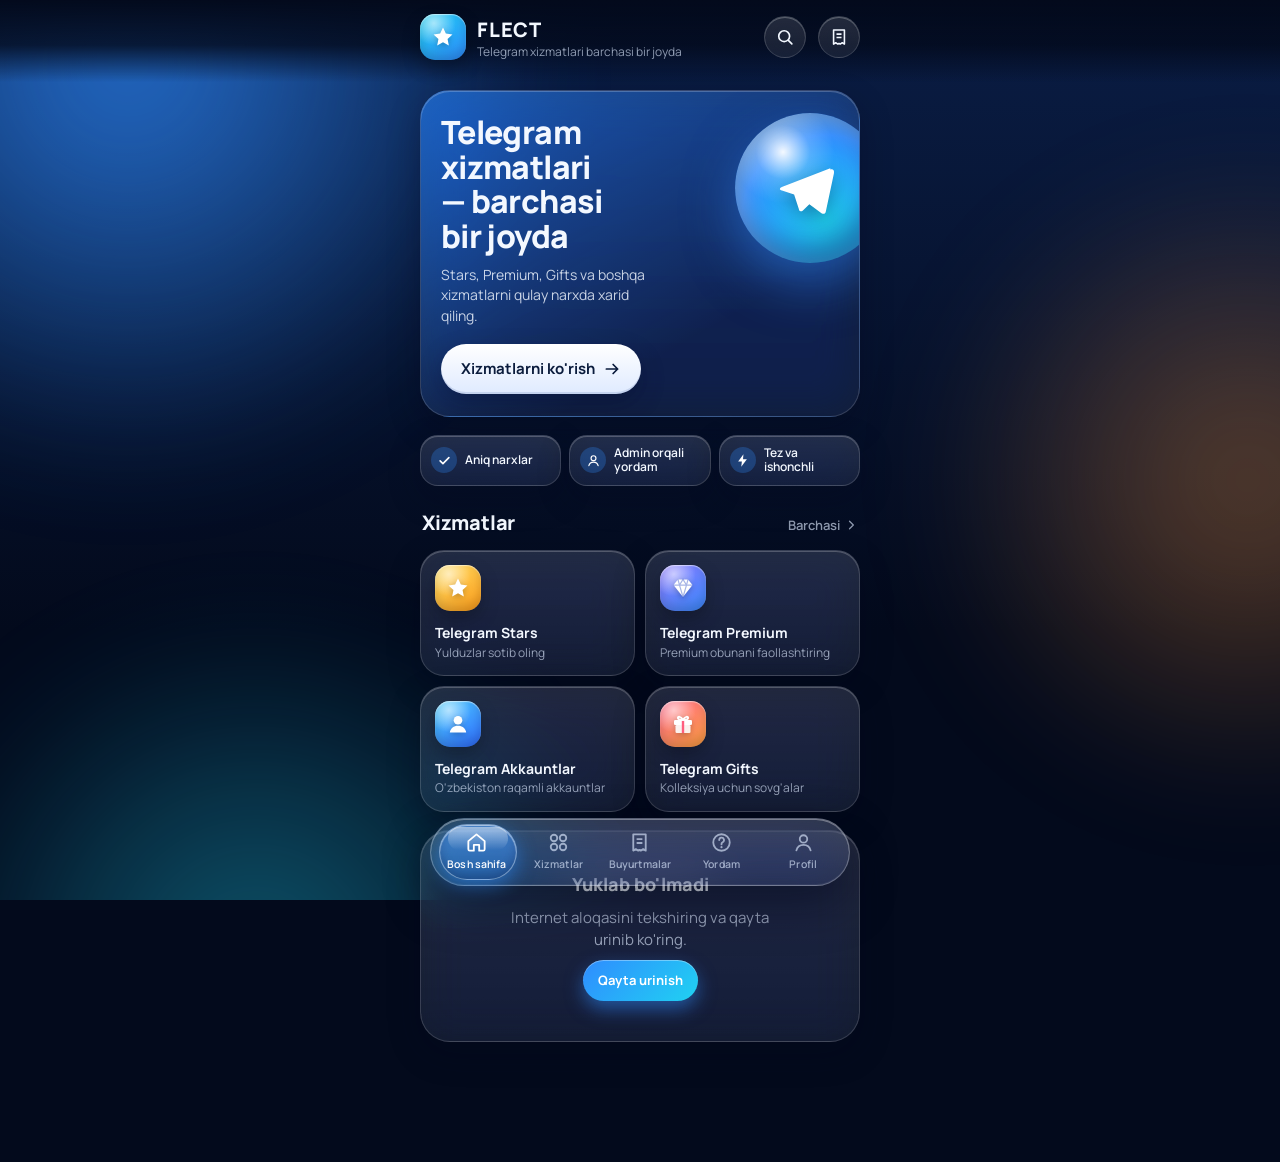
<file: index.html>
<!doctype html>
<html lang="uz">
<head>
  <meta charset="utf-8">
  <meta name="viewport" content="width=device-width, initial-scale=1, viewport-fit=cover">
  <meta name="theme-color" content="#030a1c">
  <meta name="description" content="Telegram Stars, Premium, Gifts va boshqa xizmatlar — barchasi bir joyda.">
  <title>Flect Stars</title>
  <script src="https://telegram.org/js/telegram-web-app.js"></script>
  <link rel="preconnect" href="https://fonts.googleapis.com">
  <link rel="preconnect" href="https://fonts.gstatic.com" crossorigin>
  <link rel="stylesheet" href="https://fonts.googleapis.com/css2?family=Manrope:wght@400;500;600;700;800&display=swap">
  <link rel="stylesheet" href="css/style.css?v=5">
</head>
<body>
<div class="bg" aria-hidden="true"><div class="blob b1"></div><div class="blob b2"></div><div class="blob b3"></div></div>

<svg width="0" height="0" style="position:absolute" aria-hidden="true">
  <symbol id="i-star" viewBox="0 0 24 24"><path fill="#fff" d="M12 2.6l2.85 6 6.6.82-4.88 4.55 1.28 6.53L12 17.3l-5.85 3.2 1.28-6.53L2.55 9.42l6.6-.82z"/></symbol>
  <symbol id="i-dia" viewBox="0 0 24 24"><path fill="#fff" d="M7 3.5h10l4.5 5.6L12 21 2.5 9.1z"/><path fill="none" stroke="rgba(60,90,200,.45)" stroke-width="1.2" d="M2.5 9.1h19M8.5 9.1 12 21l3.5-11.9M7 3.5l1.5 5.6L12 3.5l3.5 5.6L17 3.5"/></symbol>
  <symbol id="i-user" viewBox="0 0 24 24"><circle cx="12" cy="8.2" r="4.3" fill="#fff"/><path fill="#fff" d="M3.8 20.5c.6-4.3 4-6.8 8.2-6.8s7.6 2.5 8.2 6.8z"/></symbol>
  <symbol id="i-gift" viewBox="0 0 24 24"><rect x="3" y="8" width="18" height="5" rx="1.3" fill="#fff"/><rect x="4.5" y="13" width="15" height="8" rx="1.3" fill="#fff" opacity=".9"/><path fill="none" stroke="#ff5e7e" stroke-width="2.4" d="M12 8v13"/><path fill="none" stroke="#fff" stroke-width="2" stroke-linecap="round" d="M12 8C10 4 6.5 4.2 7 6.3 7.4 8 12 8 12 8s4.6 0 5-1.7C17.5 4.2 14 4 12 8"/></symbol>
  <symbol id="i-img" viewBox="0 0 24 24"><rect x="3" y="4" width="18" height="16" rx="3" fill="#fff"/><circle cx="8.5" cy="9" r="2" fill="#3fbfa6"/><path fill="#2f8cff" d="M3 17l5-5 4 4 3-3 6 6v.5a2.5 2.5 0 0 1-2.5 2.5h-13A2.5 2.5 0 0 1 3 19.5z"/></symbol>
  <symbol id="i-plane" viewBox="0 0 24 24"><path fill="currentColor" d="M21.4 3.6 2.9 10.7c-1.3.5-1.3 1.2-.2 1.5l4.7 1.5 1.8 5.6c.2.6.1.9.8.9.5 0 .7-.2 1-.5l2.3-2.2 4.7 3.5c.9.5 1.5.2 1.7-.8l3.1-14.6c.3-1.3-.5-1.9-1.4-1.5z"/></symbol>
  <symbol id="i-crown" viewBox="0 0 24 24"><path fill="#fff" d="M3 7l4.5 4L12 4l4.5 7L21 7l-2 12H5z"/></symbol>
  <symbol id="n-home" viewBox="0 0 24 24"><path fill="none" stroke="currentColor" stroke-width="1.9" stroke-linejoin="round" d="M3.5 10.6 12 3.5l8.5 7.1V19a1.5 1.5 0 0 1-1.5 1.5h-4.2v-6h-5.6v6H5A1.5 1.5 0 0 1 3.5 19z"/></symbol>
  <symbol id="n-grid" viewBox="0 0 24 24"><g fill="none" stroke="currentColor" stroke-width="1.9"><circle cx="7.3" cy="7.3" r="3.4"/><circle cx="16.7" cy="7.3" r="3.4"/><circle cx="7.3" cy="16.7" r="3.4"/><circle cx="16.7" cy="16.7" r="3.4"/></g></symbol>
  <symbol id="n-orders" viewBox="0 0 24 24"><path fill="none" stroke="currentColor" stroke-width="1.9" stroke-linejoin="round" d="M5.5 3.5h13v17l-2.6-1.6-2.6 1.6-1.3-.8-1.3.8-2.6-1.6-2.6 1.6zM9 8.5h6M9 12.5h6"/></symbol>
  <symbol id="n-help" viewBox="0 0 24 24"><g fill="none" stroke="currentColor" stroke-width="1.9" stroke-linecap="round"><circle cx="12" cy="12" r="8.6"/><path d="M9.6 9.4a2.5 2.5 0 1 1 3.6 2.3c-.8.4-1.2 1-1.2 1.9v.4"/></g><circle cx="12" cy="16.9" r="1.15" fill="currentColor"/></symbol>
  <symbol id="n-user" viewBox="0 0 24 24"><g fill="none" stroke="currentColor" stroke-width="1.9"><circle cx="12" cy="8.3" r="3.9"/><path stroke-linecap="round" d="M4.6 20.2c.9-3.7 3.8-5.7 7.4-5.7s6.5 2 7.4 5.7"/></g></symbol>
  <symbol id="u-search" viewBox="0 0 24 24"><g fill="none" stroke="currentColor" stroke-width="2" stroke-linecap="round"><circle cx="11" cy="11" r="6.5"/><path d="m16 16 4.2 4.2"/></g></symbol>
  <symbol id="u-bell" viewBox="0 0 24 24"><path fill="none" stroke="currentColor" stroke-width="1.9" stroke-linejoin="round" d="M6 16.5V11a6 6 0 0 1 12 0v5.5l1.5 2h-15zM10 20.5a2.2 2.2 0 0 0 4 0"/></symbol>
  <symbol id="u-back" viewBox="0 0 24 24"><path fill="none" stroke="currentColor" stroke-width="2.3" stroke-linecap="round" stroke-linejoin="round" d="M14.5 5.5 8 12l6.5 6.5"/></symbol>
  <symbol id="u-chev" viewBox="0 0 24 24"><path fill="none" stroke="currentColor" stroke-width="2.2" stroke-linecap="round" stroke-linejoin="round" d="m9.5 5.5 6.5 6.5-6.5 6.5"/></symbol>
  <symbol id="u-arrow" viewBox="0 0 24 24"><path fill="none" stroke="currentColor" stroke-width="2.3" stroke-linecap="round" stroke-linejoin="round" d="M4.5 12h15m-6-6 6 6-6 6"/></symbol>
  <symbol id="u-x" viewBox="0 0 24 24"><path fill="none" stroke="currentColor" stroke-width="2.4" stroke-linecap="round" d="m6 6 12 12M18 6 6 18"/></symbol>
  <symbol id="u-check" viewBox="0 0 24 24"><path fill="none" stroke="currentColor" stroke-width="2.6" stroke-linecap="round" stroke-linejoin="round" d="m5 12.5 4.5 4.5L19 7.5"/></symbol>
  <symbol id="u-refresh" viewBox="0 0 24 24"><path fill="none" stroke="currentColor" stroke-width="2.1" stroke-linecap="round" stroke-linejoin="round" d="M19.5 12a7.5 7.5 0 1 1-2.2-5.3M19.5 4v4.6h-4.6"/></symbol>
  <symbol id="u-shield" viewBox="0 0 24 24"><path fill="currentColor" d="M12 2.5 4.5 5.4v5.9c0 4.6 3.1 8.8 7.5 10.2 4.4-1.4 7.5-5.6 7.5-10.2V5.4z"/><path fill="none" stroke="rgba(0,30,90,.45)" stroke-width="2" stroke-linecap="round" stroke-linejoin="round" d="m8.6 12.2 2.4 2.4 4.5-4.6"/></symbol>
  <symbol id="u-bolt" viewBox="0 0 24 24"><path fill="currentColor" d="M13.5 2 5 13.5h6L10 22l9-12h-6.2z"/></symbol>
</svg>

<main class="app" id="app"></main>

<nav class="dock" aria-label="Asosiy menyu">
  <div class="track" id="track">
    <div class="orb" id="orb" aria-hidden="true"></div>
    <button class="tab" data-tab="home" aria-label="Bosh sahifa"><svg><use href="#n-home"/></svg><span>Bosh sahifa</span></button>
    <button class="tab" data-tab="services" aria-label="Xizmatlar"><svg><use href="#n-grid"/></svg><span>Xizmatlar</span></button>
    <button class="tab" data-tab="orders" aria-label="Buyurtmalar"><svg><use href="#n-orders"/></svg><span>Buyurtmalar</span></button>
    <button class="tab" data-tab="help" aria-label="Yordam"><svg><use href="#n-help"/></svg><span>Yordam</span></button>
    <button class="tab" data-tab="profile" aria-label="Profil"><svg><use href="#n-user"/></svg><span>Profil</span></button>
  </div>
</nav>

<div class="toast" id="toast" role="status"></div>

<script src="js/config.js?v=5"></script>
<script src="js/api.js?v=5"></script>
<script src="js/flect-purchase.js?v=5"></script>
<script src="js/app.js?v=5"></script>
</body>
</html>
</file>
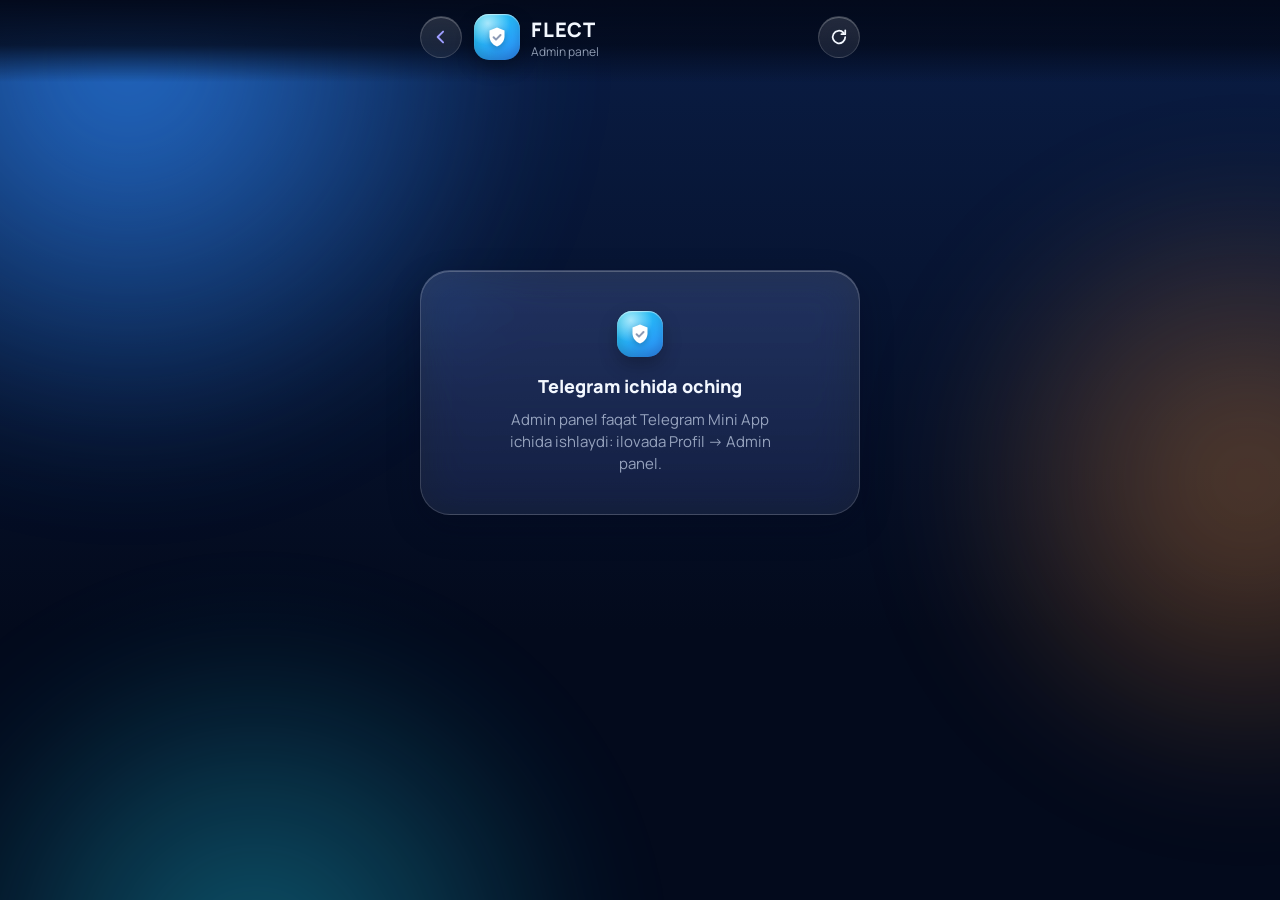
<file: admin.html>
<!doctype html>
<html lang="uz">
<head>
  <meta charset="utf-8">
  <meta name="viewport" content="width=device-width, initial-scale=1, viewport-fit=cover">
  <meta name="theme-color" content="#030a1c">
  <meta name="robots" content="noindex, nofollow">
  <title>Flect Admin</title>
  <script src="https://telegram.org/js/telegram-web-app.js"></script>
  <link rel="preconnect" href="https://fonts.googleapis.com">
  <link rel="preconnect" href="https://fonts.gstatic.com" crossorigin>
  <link rel="stylesheet" href="https://fonts.googleapis.com/css2?family=Manrope:wght@400;500;600;700;800&display=swap">
  <link rel="stylesheet" href="css/style.css?v=5">
  <link rel="stylesheet" href="css/admin.css?v=5">
</head>
<body class="admin-page">
<div class="bg" aria-hidden="true"><div class="blob b1"></div><div class="blob b2"></div><div class="blob b3"></div></div>

<svg width="0" height="0" style="position:absolute" aria-hidden="true">
  <symbol id="i-star" viewBox="0 0 24 24"><path fill="#fff" d="M12 2.6l2.85 6 6.6.82-4.88 4.55 1.28 6.53L12 17.3l-5.85 3.2 1.28-6.53L2.55 9.42l6.6-.82z"/></symbol>
  <symbol id="i-dia" viewBox="0 0 24 24"><path fill="#fff" d="M7 3.5h10l4.5 5.6L12 21 2.5 9.1z"/><path fill="none" stroke="rgba(60,90,200,.45)" stroke-width="1.2" d="M2.5 9.1h19M8.5 9.1 12 21l3.5-11.9M7 3.5l1.5 5.6L12 3.5l3.5 5.6L17 3.5"/></symbol>
  <symbol id="i-user" viewBox="0 0 24 24"><circle cx="12" cy="8.2" r="4.3" fill="#fff"/><path fill="#fff" d="M3.8 20.5c.6-4.3 4-6.8 8.2-6.8s7.6 2.5 8.2 6.8z"/></symbol>
  <symbol id="i-gift" viewBox="0 0 24 24"><rect x="3" y="8" width="18" height="5" rx="1.3" fill="#fff"/><rect x="4.5" y="13" width="15" height="8" rx="1.3" fill="#fff" opacity=".9"/><path fill="none" stroke="#ff5e7e" stroke-width="2.4" d="M12 8v13"/><path fill="none" stroke="#fff" stroke-width="2" stroke-linecap="round" d="M12 8C10 4 6.5 4.2 7 6.3 7.4 8 12 8 12 8s4.6 0 5-1.7C17.5 4.2 14 4 12 8"/></symbol>
  <symbol id="i-img" viewBox="0 0 24 24"><rect x="3" y="4" width="18" height="16" rx="3" fill="#fff"/><circle cx="8.5" cy="9" r="2" fill="#3fbfa6"/><path fill="#2f8cff" d="M3 17l5-5 4 4 3-3 6 6v.5a2.5 2.5 0 0 1-2.5 2.5h-13A2.5 2.5 0 0 1 3 19.5z"/></symbol>
  <symbol id="i-plane" viewBox="0 0 24 24"><path fill="currentColor" d="M21.4 3.6 2.9 10.7c-1.3.5-1.3 1.2-.2 1.5l4.7 1.5 1.8 5.6c.2.6.1.9.8.9.5 0 .7-.2 1-.5l2.3-2.2 4.7 3.5c.9.5 1.5.2 1.7-.8l3.1-14.6c.3-1.3-.5-1.9-1.4-1.5z"/></symbol>
  <symbol id="i-crown" viewBox="0 0 24 24"><path fill="#fff" d="M3 7l4.5 4L12 4l4.5 7L21 7l-2 12H5z"/></symbol>
  <symbol id="n-home" viewBox="0 0 24 24"><path fill="none" stroke="currentColor" stroke-width="1.9" stroke-linejoin="round" d="M3.5 10.6 12 3.5l8.5 7.1V19a1.5 1.5 0 0 1-1.5 1.5h-4.2v-6h-5.6v6H5A1.5 1.5 0 0 1 3.5 19z"/></symbol>
  <symbol id="n-grid" viewBox="0 0 24 24"><g fill="none" stroke="currentColor" stroke-width="1.9"><circle cx="7.3" cy="7.3" r="3.4"/><circle cx="16.7" cy="7.3" r="3.4"/><circle cx="7.3" cy="16.7" r="3.4"/><circle cx="16.7" cy="16.7" r="3.4"/></g></symbol>
  <symbol id="n-orders" viewBox="0 0 24 24"><path fill="none" stroke="currentColor" stroke-width="1.9" stroke-linejoin="round" d="M5.5 3.5h13v17l-2.6-1.6-2.6 1.6-1.3-.8-1.3.8-2.6-1.6-2.6 1.6zM9 8.5h6M9 12.5h6"/></symbol>
  <symbol id="n-help" viewBox="0 0 24 24"><g fill="none" stroke="currentColor" stroke-width="1.9" stroke-linecap="round"><circle cx="12" cy="12" r="8.6"/><path d="M9.6 9.4a2.5 2.5 0 1 1 3.6 2.3c-.8.4-1.2 1-1.2 1.9v.4"/></g><circle cx="12" cy="16.9" r="1.15" fill="currentColor"/></symbol>
  <symbol id="n-user" viewBox="0 0 24 24"><g fill="none" stroke="currentColor" stroke-width="1.9"><circle cx="12" cy="8.3" r="3.9"/><path stroke-linecap="round" d="M4.6 20.2c.9-3.7 3.8-5.7 7.4-5.7s6.5 2 7.4 5.7"/></g></symbol>
  <symbol id="u-search" viewBox="0 0 24 24"><g fill="none" stroke="currentColor" stroke-width="2" stroke-linecap="round"><circle cx="11" cy="11" r="6.5"/><path d="m16 16 4.2 4.2"/></g></symbol>
  <symbol id="u-bell" viewBox="0 0 24 24"><path fill="none" stroke="currentColor" stroke-width="1.9" stroke-linejoin="round" d="M6 16.5V11a6 6 0 0 1 12 0v5.5l1.5 2h-15zM10 20.5a2.2 2.2 0 0 0 4 0"/></symbol>
  <symbol id="u-back" viewBox="0 0 24 24"><path fill="none" stroke="currentColor" stroke-width="2.3" stroke-linecap="round" stroke-linejoin="round" d="M14.5 5.5 8 12l6.5 6.5"/></symbol>
  <symbol id="u-chev" viewBox="0 0 24 24"><path fill="none" stroke="currentColor" stroke-width="2.2" stroke-linecap="round" stroke-linejoin="round" d="m9.5 5.5 6.5 6.5-6.5 6.5"/></symbol>
  <symbol id="u-arrow" viewBox="0 0 24 24"><path fill="none" stroke="currentColor" stroke-width="2.3" stroke-linecap="round" stroke-linejoin="round" d="M4.5 12h15m-6-6 6 6-6 6"/></symbol>
  <symbol id="u-x" viewBox="0 0 24 24"><path fill="none" stroke="currentColor" stroke-width="2.4" stroke-linecap="round" d="m6 6 12 12M18 6 6 18"/></symbol>
  <symbol id="u-check" viewBox="0 0 24 24"><path fill="none" stroke="currentColor" stroke-width="2.6" stroke-linecap="round" stroke-linejoin="round" d="m5 12.5 4.5 4.5L19 7.5"/></symbol>
  <symbol id="u-refresh" viewBox="0 0 24 24"><path fill="none" stroke="currentColor" stroke-width="2.1" stroke-linecap="round" stroke-linejoin="round" d="M19.5 12a7.5 7.5 0 1 1-2.2-5.3M19.5 4v4.6h-4.6"/></symbol>
  <symbol id="u-shield" viewBox="0 0 24 24"><path fill="currentColor" d="M12 2.5 4.5 5.4v5.9c0 4.6 3.1 8.8 7.5 10.2 4.4-1.4 7.5-5.6 7.5-10.2V5.4z"/><path fill="none" stroke="rgba(0,30,90,.45)" stroke-width="2" stroke-linecap="round" stroke-linejoin="round" d="m8.6 12.2 2.4 2.4 4.5-4.6"/></symbol>
  <symbol id="u-bolt" viewBox="0 0 24 24"><path fill="currentColor" d="M13.5 2 5 13.5h6L10 22l9-12h-6.2z"/></symbol>
</svg>

<main class="app adm" id="adm" aria-live="polite"></main>
<div class="toast" id="toast" role="status"></div>

<script src="js/config.js?v=5"></script>
<script src="js/api.js?v=5"></script>
<script src="js/admin.js?v=5"></script>
</body>
</html>
</file>
<file: css/style.css>
/* FLECT STARS — Liquid Glass dizayn */
html{-webkit-text-size-adjust:100%}
body{margin:0}
img{max-width:100%}
[hidden]{display:none!important}

/* Layout: bitta ustunli Telegram Mini App — sticky sarlavha, sahifa kontenti, pastda suzuvchi liquid glass dock (surib o'tiladigan linza) */
:root{
  /* Xavfsiz hudud: telefon (env) yoki Telegram full ekran (--tg-*) — qaysi biri katta bo'lsa */
  --safe-top:max(env(safe-area-inset-top,0px),calc(var(--tg-safe-area-inset-top,0px) + var(--tg-content-safe-area-inset-top,0px)));
  --safe-bottom:max(env(safe-area-inset-bottom,0px),calc(var(--tg-safe-area-inset-bottom,0px) + var(--tg-content-safe-area-inset-bottom,0px)));
  color-scheme:dark;
  --bg0:#030a1c; --bg1:#0a1d45; --bg2:#14306b;
  --text:#f3f8ff; --muted:rgba(222,234,255,.64); --faint:rgba(222,234,255,.42);
  --line:rgba(255,255,255,.15); --line2:rgba(255,255,255,.28);
  --glass:rgba(255,255,255,.075); --glass2:rgba(255,255,255,.13);
  --a1:#2f8cff; --a2:#20d2f2; --glow:rgba(47,140,255,.5); --tint:rgba(47,140,255,.28);
  --cta1:#ff9a3c; --cta2:#ff5d5d; --pop:#8a6bff; --ok:#30d48d;
  --font:-apple-system,BlinkMacSystemFont,"SF Pro Display","Manrope","Segoe UI",system-ui,sans-serif;
  --r-xl:30px; --r-lg:24px; --r-md:18px; --r-sm:13px;
  --spring:cubic-bezier(.2,.9,.25,1.2);
}
:root[data-accent="emerald"]{--a1:#13c08a;--a2:#3ee6c4;--glow:rgba(19,192,138,.5);--tint:rgba(19,192,138,.28);--bg1:#06241f;--bg2:#0c3d36}
:root[data-accent="sunset"]{--a1:#ff7a2f;--a2:#ffb547;--glow:rgba(255,122,47,.5);--tint:rgba(255,122,47,.28);--bg1:#2a1209;--bg2:#4a2310}
:root[data-accent="purple"]{--a1:#7b5cff;--a2:#c06bff;--glow:rgba(123,92,255,.5);--tint:rgba(123,92,255,.3);--bg1:#170e3d;--bg2:#2c1a66}
:root[data-accent="rose"]{--a1:#ff4f8b;--a2:#ff8fb8;--glow:rgba(255,79,139,.5);--tint:rgba(255,79,139,.28);--bg1:#2c0b1e;--bg2:#4d1636}

*{box-sizing:border-box;-webkit-tap-highlight-color:transparent}
html,body{min-height:100%}
body{background:var(--bg0);color:var(--text);font:15px/1.45 var(--font);-webkit-font-smoothing:antialiased;overflow-x:hidden;
  padding-left:max(16px,env(safe-area-inset-left,0px));padding-right:max(16px,env(safe-area-inset-right,0px));padding-block:var(--safe-top) 0}
body::before{content:"";position:fixed;inset:0 0 auto;height:var(--safe-top);z-index:30;background:var(--bg0);pointer-events:none}
button,input{font:inherit;color:inherit}
button{cursor:pointer}
:focus-visible{outline:2px solid var(--a2);outline-offset:3px}

/* Fon — sekin suzuvchi rang dog'lari */
.bg{position:fixed;inset:0;z-index:-1;overflow:hidden;background:linear-gradient(180deg,var(--bg1),var(--bg0) 70%);transition:background .6s}
.blob{position:absolute;border-radius:50%;filter:blur(60px);opacity:.75;will-change:transform}
.b1{width:70vmax;height:70vmax;left:-25vmax;top:-30vmax;background:radial-gradient(circle,var(--a1),transparent 65%);animation:drift1 22s ease-in-out infinite alternate}
.b2{width:55vmax;height:55vmax;right:-25vmax;top:10vmax;background:radial-gradient(circle,var(--cta1),transparent 65%);opacity:.35;animation:drift2 26s ease-in-out infinite alternate}
.b3{width:60vmax;height:60vmax;left:-10vmax;bottom:-35vmax;background:radial-gradient(circle,var(--a2),transparent 65%);opacity:.4;animation:drift1 30s ease-in-out infinite alternate-reverse}
@keyframes drift1{to{transform:translate3d(8vmax,6vmax,0) scale(1.1)}}
@keyframes drift2{to{transform:translate3d(-10vmax,8vmax,0) scale(.9)}}

.app{max-width:440px;margin:0 auto;padding-bottom:calc(120px + var(--safe-bottom))}

/* Shisha yuzalar */
.glass{background:linear-gradient(180deg,var(--glass2),var(--glass));border:1px solid var(--line);
  backdrop-filter:blur(22px) saturate(170%);-webkit-backdrop-filter:blur(22px) saturate(170%);
  box-shadow:inset 0 1px 0 rgba(255,255,255,.22),0 12px 32px rgba(0,8,30,.28)}

/* Sarlavha */
.hdr{position:sticky;top:var(--safe-top);z-index:20;display:flex;align-items:center;gap:12px;padding-block:14px 12px;
  margin-inline:-4px;padding-inline:4px}
/* Sarlavha foni ekranning butun kengligida (yon tomonda "ramka" qolmasligi uchun) */
.hdr::before{content:"";position:absolute;z-index:-1;top:0;bottom:-10px;left:calc(50% - 50vw);right:calc(50% - 50vw);pointer-events:none;
  background:linear-gradient(180deg,var(--bg0) 0%,color-mix(in srgb,var(--bg0) 82%,transparent) 55%,transparent 100%)}
.hdr h1{flex:1;min-width:0;margin:0;font-size:19px;font-weight:700;letter-spacing:-.01em;white-space:nowrap;overflow:hidden;text-overflow:ellipsis}
.brand{flex:1;display:flex;align-items:center;gap:11px;min-width:0}
.brand b{display:block;font-size:20px;font-weight:800;letter-spacing:.04em}
.brand small{display:block;color:var(--muted);font-size:12px;line-height:1.25}
.round{width:42px;height:42px;flex:none;border-radius:50%;display:grid;place-items:center;border:1px solid var(--line);
  background:linear-gradient(180deg,var(--glass2),var(--glass));backdrop-filter:blur(18px);-webkit-backdrop-filter:blur(18px);
  box-shadow:inset 0 1px 0 rgba(255,255,255,.25);transition:transform .2s var(--spring)}
.round:active{transform:scale(.9)}
.round svg{width:20px;height:20px}
.dot{position:relative}.dot::after{content:"";position:absolute;top:9px;right:10px;width:8px;height:8px;border-radius:50%;background:var(--cta1);box-shadow:0 0 0 2px var(--bg0)}

/* Ikonka plitkalari */
.ico{flex:none;width:46px;height:46px;border-radius:15px;display:grid;place-items:center;position:relative;overflow:hidden;
  box-shadow:inset 0 1px 1px rgba(255,255,255,.55),inset 0 -6px 12px rgba(0,0,0,.18),0 8px 18px rgba(0,0,0,.25)}
.ico::before{content:"";position:absolute;inset:0;background:radial-gradient(circle at 30% 20%,rgba(255,255,255,.6),transparent 45%)}
.ico svg{width:24px;height:24px;position:relative;filter:drop-shadow(0 2px 3px rgba(0,0,0,.25))}
.ico.lg{width:58px;height:58px;border-radius:19px}.ico.lg svg{width:30px;height:30px}
.g-gold{background:linear-gradient(145deg,#ffe066,#ff9d1a)}
.g-prem{background:linear-gradient(145deg,#8f7bff,#3b8bff)}
.g-acc{background:linear-gradient(145deg,#4fd2ff,#2f6bff)}
.g-gift{background:linear-gradient(145deg,#ff6b8f,#ffa040)}
.g-nft{background:linear-gradient(145deg,#3fe0b0,#2f8cff)}
.g-brand{background:linear-gradient(145deg,var(--a2),var(--a1))}

/* Sahifalar */
.view{display:flex;flex-direction:column;gap:18px}
.view.enter{animation:enter .42s var(--spring)}
@keyframes enter{from{opacity:0;transform:translateY(14px) scale(.985)}}
.sec-h{display:flex;align-items:baseline;justify-content:space-between;margin:4px 2px -6px}
.sec-h h2{margin:0;font-size:20px;font-weight:800;letter-spacing:-.01em}
.link{background:none;border:0;color:var(--muted);font-size:13px;font-weight:600;padding:4px 0;display:inline-flex;gap:4px;align-items:center}
.note{color:var(--faint);font-size:12px;margin:0 2px;text-align:center}

/* Hero */
.hero{position:relative;overflow:hidden;border-radius:var(--r-xl);padding:24px 20px 22px;
  background:linear-gradient(150deg,color-mix(in srgb,var(--a1) 55%,transparent),rgba(255,255,255,.06) 70%)}
.hero h2{margin:0;max-width:11ch;font-size:clamp(26px,7.4vw,32px);line-height:1.08;font-weight:800;letter-spacing:-.02em;text-wrap:balance;position:relative;z-index:1}
.hero p{margin:12px 0 18px;max-width:23ch;color:rgba(240,247,255,.82);font-size:14px;position:relative;z-index:1}
.sphere{position:absolute;right:-26px;top:22px;width:150px;height:150px;border-radius:50%;display:grid;place-items:center;
  background:radial-gradient(circle at 32% 26%,rgba(255,255,255,.95),rgba(255,255,255,.2) 18%,transparent 34%),
  radial-gradient(circle at 60% 70%,var(--a2),var(--a1) 60%,color-mix(in srgb,var(--a1) 60%,#000) 100%);
  box-shadow:inset -10px -16px 30px rgba(0,0,30,.35),inset 8px 8px 24px rgba(255,255,255,.35),0 20px 50px var(--glow);
  animation:float 6s ease-in-out infinite}
.sphere svg{width:62px;height:62px;color:#fff;transform:translate(-4px,2px);filter:drop-shadow(0 6px 10px rgba(0,0,40,.35))}
@keyframes float{50%{transform:translateY(-8px) rotate(-3deg)}}
.cta{position:relative;z-index:1;display:inline-flex;align-items:center;gap:8px;padding:14px 20px;border:0;border-radius:999px;font-weight:700;font-size:15px;
  color:#0b1c3d;background:linear-gradient(180deg,#fff,#dfeaff);box-shadow:0 10px 24px rgba(0,10,40,.3),inset 0 -2px 0 rgba(0,40,120,.12);transition:transform .2s var(--spring)}
.cta:active{transform:scale(.95)}
.cta svg{width:18px;height:18px}

.trust{display:grid;grid-template-columns:repeat(3,minmax(0,1fr));gap:8px}
.trust div{display:flex;align-items:center;gap:8px;padding:10px;border-radius:var(--r-md);font-size:12px;font-weight:600;line-height:1.2;min-width:0}
.trust i{flex:none;width:26px;height:26px;border-radius:50%;display:grid;place-items:center;background:var(--tint);color:#fff}
.trust i svg{width:15px;height:15px}

.tiles{display:grid;grid-template-columns:repeat(2,minmax(0,1fr));gap:10px}
.tile{position:relative;text-align:left;border-radius:var(--r-lg);padding:14px;display:flex;flex-direction:column;gap:12px;min-width:0;transition:transform .2s var(--spring)}
.tile:active{transform:scale(.96)}
.tile b{font-size:14px;font-weight:700;display:block}
.tile small{color:var(--muted);font-size:12px;display:block}
.badge{display:inline-block;padding:3px 9px;border-radius:999px;font-size:11px;font-weight:700;color:#fff;background:linear-gradient(135deg,#ff5fa8,#c35bff);letter-spacing:.01em}
.badge.soon{background:rgba(255,255,255,.16);color:var(--muted)}
.badge.pop{background:linear-gradient(135deg,var(--pop),#b16bff)}
.tile .badge{position:absolute;top:12px;right:12px}

/* Ro'yxat qatorlari */
.list{display:flex;flex-direction:column;gap:10px}
.row{display:flex;align-items:center;gap:14px;padding:14px;border-radius:var(--r-lg);text-align:left;width:100%;min-width:0;transition:transform .2s var(--spring)}
.row:active{transform:scale(.98)}
.row .tx{flex:1;min-width:0}
.row b{font-size:16px;font-weight:700;display:flex;align-items:center;gap:8px;flex-wrap:wrap}
.row small{display:block;color:var(--muted);font-size:13px}
.chev{width:20px;height:20px;color:var(--faint);flex:none}
.row.dim{opacity:.6}

.search{display:flex;align-items:center;gap:10px;padding:0 14px;height:48px;border-radius:999px}
.search svg{width:19px;height:19px;color:var(--muted);flex:none}
.search input{flex:1;min-width:0;background:none;border:0;outline:0;font-size:15px}
.search input::placeholder{color:var(--faint)}

/* Mahsulot sahifalari */
.intro{display:flex;align-items:center;gap:14px;padding:16px;border-radius:var(--r-xl)}
.intro b{font-size:17px;font-weight:800;display:block}
.intro small{color:var(--muted);font-size:13px;display:block;margin-top:2px}
.chips{display:flex;gap:8px;overflow-x:auto;scrollbar-width:none;margin-inline:-2px;padding:2px}
.chips::-webkit-scrollbar{display:none}
.chip{flex:none;padding:9px 16px;border-radius:999px;border:1px solid var(--line);background:var(--glass);font-size:13px;font-weight:600;color:var(--muted);transition:all .25s}
.chip[aria-pressed="true"]{color:#fff;border-color:transparent;background:linear-gradient(135deg,var(--cta1),var(--cta2));box-shadow:0 6px 18px rgba(255,110,70,.35)}
.pkg{display:flex;align-items:center;gap:12px;padding:12px 12px 12px 12px;border-radius:var(--r-lg)}
.pkg.hot,.prem.hot{border-color:color-mix(in srgb,var(--pop) 70%,transparent);box-shadow:inset 0 1px 0 rgba(255,255,255,.22),0 0 0 1px color-mix(in srgb,var(--pop) 40%,transparent),0 14px 34px rgba(110,80,255,.25)}
.pkg .q{flex:1;min-width:0}
.pkg .q b{font-size:21px;font-weight:800;font-variant-numeric:tabular-nums;line-height:1}
.pkg .q small{color:var(--muted);font-size:12px;display:block;margin-top:3px}
.pkg .pr{text-align:right;font-weight:700;font-size:15px;font-variant-numeric:tabular-nums;white-space:nowrap}
.pkg .pr .badge{margin-top:4px}
.buy{flex:none;display:inline-flex;align-items:center;justify-content:center;text-decoration:none;border:0;border-radius:999px;padding:11px 15px;font-size:13px;font-weight:700;color:#fff;
  background:linear-gradient(135deg,var(--cta1),var(--cta2));box-shadow:0 8px 18px rgba(255,100,70,.38),inset 0 1px 0 rgba(255,255,255,.35);transition:transform .18s var(--spring)}
.buy:active{transform:scale(.92)}
.buy.blue{background:linear-gradient(135deg,var(--a1),var(--a2));box-shadow:0 8px 18px var(--glow),inset 0 1px 0 rgba(255,255,255,.35)}
.prem{display:flex;flex-direction:column;gap:12px;padding:16px;border-radius:var(--r-lg)}
.prem .top{display:flex;align-items:center;justify-content:space-between;gap:10px}
.prem .top b{font-size:18px;font-weight:800;display:flex;align-items:center;gap:10px}
.prem .top b i{width:28px;height:28px;border-radius:9px;display:grid;place-items:center;background:linear-gradient(145deg,#8f7bff,#3b8bff)}
.prem .top b i svg{width:16px;height:16px}
.prem .top span{font-weight:800;font-size:17px;font-variant-numeric:tabular-nums;white-space:nowrap}
.prem .bot{display:flex;align-items:center;justify-content:space-between;gap:10px}
.prem .bot small{color:var(--muted);font-size:13px}

.gifts{display:grid;grid-template-columns:repeat(2,minmax(0,1fr));gap:10px}
.gift{color:inherit;text-decoration:none;border-radius:var(--r-lg);padding:16px 12px 14px;display:flex;flex-direction:column;align-items:center;gap:6px;text-align:center;transition:transform .2s var(--spring)}
.gift:active{transform:scale(.96)}
.gift .art{width:88px;height:88px;border-radius:50%;display:grid;place-items:center;font-size:50px;line-height:1;
  background:radial-gradient(circle at 35% 28%,rgba(255,255,255,.4),rgba(255,255,255,.06) 60%);box-shadow:inset 0 1px 2px rgba(255,255,255,.4),0 10px 24px rgba(0,0,0,.2)}
.gift b{font-size:15px;font-weight:700;margin-top:4px}
.gift small{color:var(--muted);font-variant-numeric:tabular-nums}

.empty{display:flex;flex-direction:column;align-items:center;text-align:center;gap:10px;padding:40px 22px;border-radius:var(--r-xl)}
.empty .ico{margin-bottom:6px}
.empty b{font-size:18px;font-weight:800}
.empty p{margin:0;color:var(--muted);max-width:30ch}

.admin{display:flex;align-items:center;gap:14px;padding:16px;border-radius:var(--r-xl)}
.admin .tx{flex:1;min-width:0}.admin b{display:block;font-weight:800}.admin small{color:var(--muted)}
details{border-radius:var(--r-md);padding:0 16px}
summary{list-style:none;cursor:pointer;padding:15px 0;font-weight:700;display:flex;justify-content:space-between;align-items:center;gap:12px}
summary::-webkit-details-marker{display:none}
summary::after{content:"";width:9px;height:9px;flex:none;border-right:2px solid var(--muted);border-bottom:2px solid var(--muted);transform:rotate(45deg) translateY(-3px);transition:transform .3s var(--spring)}
details[open] summary::after{transform:rotate(225deg) translateY(-3px)}
details p{margin:0 0 15px;color:var(--muted);font-size:14px}

.me{display:flex;align-items:center;gap:14px;padding:18px;border-radius:var(--r-xl)}
.ava{width:64px;height:64px;border-radius:50%;flex:none;display:grid;place-items:center;font-size:24px;font-weight:800;color:#fff;overflow:hidden;
  background:linear-gradient(145deg,var(--a2),var(--a1));box-shadow:0 0 0 3px rgba(255,255,255,.18),0 10px 26px var(--glow)}
.ava img{width:100%;height:100%;object-fit:cover}
.me b{font-size:19px;font-weight:800;display:block}.me small{color:var(--muted)}
.stats{display:grid;grid-template-columns:repeat(2,minmax(0,1fr));gap:10px}
.stats div{padding:16px;border-radius:var(--r-lg)}
.stats b{display:block;font-size:26px;font-weight:800;font-variant-numeric:tabular-nums}
.stats small{color:var(--muted);font-size:13px}
.swatches{display:grid;grid-template-columns:repeat(5,minmax(0,1fr));gap:8px;padding:14px;border-radius:var(--r-lg)}
.sw{display:flex;flex-direction:column;align-items:center;gap:6px;background:none;border:0;padding:0;font-size:11px;font-weight:600;color:var(--muted)}
.sw i{width:100%;max-width:54px;aspect-ratio:1;border-radius:16px;display:grid;place-items:center;
  box-shadow:inset 0 1px 1px rgba(255,255,255,.55),inset 0 -6px 10px rgba(0,0,0,.2);transition:transform .25s var(--spring),box-shadow .25s}
.sw i svg{width:22px;height:22px;color:#fff}
.sw[aria-pressed="true"]{color:var(--text)}
.sw[aria-pressed="true"] i{transform:scale(1.06);box-shadow:inset 0 1px 1px rgba(255,255,255,.55),0 0 0 2px var(--bg0),0 0 0 4px rgba(255,255,255,.75)}

/* ===== Liquid dock ===== */
.dock{position:fixed;z-index:40;left:0;right:0;bottom:0;display:flex;justify-content:center;pointer-events:none;
  padding-bottom:calc(14px + var(--safe-bottom));
  padding-left:max(14px,env(safe-area-inset-left,0px));padding-right:max(14px,env(safe-area-inset-right,0px))}
.track{pointer-events:auto;position:relative;width:100%;max-width:420px;height:68px;border-radius:999px;display:grid;grid-template-columns:repeat(5,1fr);
  padding:5px;touch-action:none;user-select:none;-webkit-user-select:none;
  background:linear-gradient(180deg,rgba(255,255,255,.16),rgba(255,255,255,.06));border:1px solid var(--line2);
  backdrop-filter:blur(26px) saturate(190%);-webkit-backdrop-filter:blur(26px) saturate(190%);
  box-shadow:inset 0 1px 0 rgba(255,255,255,.35),inset 0 -1px 0 rgba(255,255,255,.06),0 18px 44px rgba(0,6,24,.5)}
.orb{position:absolute;left:0;top:5px;height:56px;width:var(--ow,70px);border-radius:999px;pointer-events:none;will-change:transform;
  background:linear-gradient(180deg,color-mix(in srgb,var(--a1) 55%,rgba(255,255,255,.18)),color-mix(in srgb,var(--a1) 35%,transparent));
  border:1px solid rgba(255,255,255,.35);
  box-shadow:inset 0 1px 1px rgba(255,255,255,.6),inset 0 -4px 10px rgba(0,0,40,.2),0 6px 18px var(--glow);
  transition:background .35s,box-shadow .35s,border-color .35s}
.orb::before{content:"";position:absolute;inset:2px 10% auto;height:42%;border-radius:999px;background:linear-gradient(180deg,rgba(255,255,255,.5),transparent)}
.orb.lifted{background:radial-gradient(120% 140% at 50% 0%,rgba(255,255,255,.28),rgba(255,255,255,.06) 60%),color-mix(in srgb,var(--a1) 14%,transparent);
  border-color:rgba(255,255,255,.7);
  box-shadow:inset 0 2px 2px rgba(255,255,255,.7),inset 0 -8px 16px rgba(255,255,255,.12),inset 0 0 0 1px rgba(255,255,255,.15),0 14px 34px rgba(0,8,40,.45),0 0 26px var(--glow)}
.tab{position:relative;z-index:1;touch-action:none;background:none;border:0;display:flex;flex-direction:column;align-items:center;justify-content:center;gap:3px;
  color:var(--muted);font-size:10.5px;font-weight:600;letter-spacing:.01em;transition:color .25s,transform .3s var(--spring);min-width:0}
.tab svg{width:23px;height:23px;transition:transform .3s var(--spring)}
.tab span{white-space:nowrap;overflow:hidden;text-overflow:ellipsis;max-width:100%}
.tab[aria-current="page"]{color:#fff}
.tab.near{color:#fff}
.tab.near svg{transform:scale(1.1)}
.dragging .tab:not(.near){color:var(--faint)}

.toast{position:fixed;left:50%;bottom:calc(100px + var(--safe-bottom));z-index:70;transform:translate(-50%,20px);opacity:0;pointer-events:none;
  padding:11px 18px;border-radius:999px;font-weight:700;font-size:14px;background:rgba(20,30,55,.85);border:1px solid var(--line2);
  backdrop-filter:blur(18px);-webkit-backdrop-filter:blur(18px);transition:all .35s var(--spring)}
.toast.show{opacity:1;transform:translate(-50%,0)}

@media (prefers-reduced-motion:reduce){*,*::before{animation:none!important;transition:none!important}}

/* ===== 2-bosqich: haqiqiy ma'lumot holatlari ===== */
a.row{color:inherit;text-decoration:none}
.skel{border-radius:var(--r-lg);position:relative;overflow:hidden}
.skel::after{content:"";position:absolute;inset:0;transform:translateX(-100%);
  background:linear-gradient(90deg,transparent,rgba(255,255,255,.09),transparent);animation:shimmer 1.4s infinite}
@keyframes shimmer{to{transform:translateX(100%)}}
.buy:disabled,.buy.off{opacity:.55;cursor:default;box-shadow:none}
.buy.off{background:rgba(255,255,255,.12);color:var(--muted)}
.buy.loading,.gift.loading{position:relative;color:transparent!important;pointer-events:none}
.buy.loading::after,.gift.loading::after{content:"";position:absolute;left:50%;top:50%;width:18px;height:18px;margin:-9px 0 0 -9px;border-radius:50%;
  border:2.5px solid rgba(255,255,255,.35);border-top-color:#fff;animation:spin .7s linear infinite}
.gift.loading>*{opacity:.35}
.gift.dim{opacity:.55}
@keyframes spin{to{transform:rotate(360deg)}}
.round:disabled{opacity:.6}
.spin{animation:spin .8s linear infinite}

.ord{display:flex;flex-direction:column;gap:6px;padding:14px 16px;border-radius:var(--r-lg)}
.ord-top{display:flex;align-items:center;justify-content:space-between;gap:10px}
.ord .code{font-weight:800;font-size:13px;letter-spacing:.04em;color:var(--muted);font-variant-numeric:tabular-nums}
.ord-title{font-size:16px;font-weight:700}
.ord-meta{display:flex;justify-content:space-between;gap:10px;font-size:14px;font-variant-numeric:tabular-nums}
.ord-meta span:first-child{font-weight:700}
.ord-meta span:last-child{color:var(--muted);font-size:13px}
.pay{font-size:12px;color:var(--faint)}
.pay.ok{color:var(--ok)}
.reason{font-size:13px;color:#ffb3a8}
.st{flex:none;padding:4px 10px;border-radius:999px;font-size:12px;font-weight:700;border:1px solid transparent}
.st-new,.st-pending{background:rgba(255,190,60,.16);color:#ffd27a;border-color:rgba(255,190,60,.3)}
.st-paid{background:rgba(150,110,255,.18);color:#cbb8ff;border-color:rgba(150,110,255,.35)}
.st-processing{background:rgba(70,150,255,.18);color:#9cc8ff;border-color:rgba(70,150,255,.35)}
.st-completed{background:rgba(48,212,141,.16);color:#7ef0bd;border-color:rgba(48,212,141,.32)}
.st-cancelled{background:rgba(255,95,95,.14);color:#ffaaa6;border-color:rgba(255,95,95,.3)}

.bought{border-radius:var(--r-lg);padding:6px 16px}
.bought div{display:flex;justify-content:space-between;gap:12px;padding:10px 0;border-bottom:1px solid var(--line)}
.bought div:last-child{border-bottom:0}
.bought b{font-variant-numeric:tabular-nums}

.toast{display:flex;align-items:center;gap:10px;max-width:calc(100% - 32px);white-space:nowrap}
.toast.show{pointer-events:auto}
.toast-act{border:0;border-radius:999px;padding:6px 12px;font-weight:700;font-size:13px;color:#fff;background:linear-gradient(135deg,var(--a1),var(--a2))}

/* Gifts: haqiqiy rasmlar va Stars belgisi */
.gift .art img{width:76%;height:76%;object-fit:contain;filter:drop-shadow(0 8px 14px rgba(0,0,0,.35))}
.gstar{display:inline-flex;align-items:center;gap:4px;padding:3px 9px 3px 7px;border-radius:999px;font-size:12px;font-weight:800;
  font-variant-numeric:tabular-nums;color:#ffd66b;background:rgba(255,190,40,.14);border:1px solid rgba(255,200,80,.28)}
.gstar svg{width:13px;height:13px;color:#ffc531}
</file>
<file: css/admin.css>
/* FLECT STARS — admin panel (asosiy style.css ustiga) */
.adm{padding-bottom:calc(40px + var(--safe-bottom))}
.seg{display:grid;grid-template-columns:repeat(3,1fr);gap:4px;padding:4px;border-radius:999px;position:sticky;top:calc(var(--safe-top) + 70px);z-index:15}
.seg button{border:0;background:none;padding:11px 6px;border-radius:999px;font-weight:700;font-size:14px;color:var(--muted);transition:all .3s var(--spring)}
.seg button[aria-pressed="true"]{color:#fff;background:linear-gradient(180deg,color-mix(in srgb,var(--a1) 60%,rgba(255,255,255,.15)),color-mix(in srgb,var(--a1) 35%,transparent));
  box-shadow:inset 0 1px 1px rgba(255,255,255,.5),0 6px 16px var(--glow)}

.rev{padding:20px;border-radius:var(--r-xl);background:linear-gradient(150deg,color-mix(in srgb,var(--a1) 45%,transparent),rgba(255,255,255,.05) 75%)}
.rev small{color:rgba(235,244,255,.78);font-size:13px;font-weight:600}
.rev b{display:block;font-size:clamp(28px,8vw,36px);font-weight:800;letter-spacing:-.02em;margin:4px 0;font-variant-numeric:tabular-nums}
.rev p{margin:0;color:var(--muted);font-size:12px}
.kpis{display:grid;grid-template-columns:repeat(3,minmax(0,1fr));gap:8px}
.kpi{padding:12px;border-radius:var(--r-md);min-width:0}
.kpi b{display:block;font-size:22px;font-weight:800;font-variant-numeric:tabular-nums;line-height:1.1}
.kpi small{display:block;color:var(--muted);font-size:11.5px;line-height:1.25;margin-top:4px}
.kpi.warn b{color:#ffd27a}.kpi.good b{color:#7ef0bd}.kpi.bad b{color:#ffaaa6}
.grp{font-size:12px;font-weight:700;text-transform:uppercase;letter-spacing:.1em;color:var(--faint);margin:4px 2px -8px}

.chart{padding:14px 12px 10px;border-radius:var(--r-lg)}
.chart-h{display:flex;justify-content:space-between;align-items:center;gap:10px;margin-bottom:6px}
.chart-h b{font-size:15px}
.mini-seg{display:flex;gap:4px;padding:3px;border-radius:999px;background:rgba(255,255,255,.07);border:1px solid var(--line)}
.mini-seg button{border:0;background:none;padding:6px 11px;border-radius:999px;font-size:12px;font-weight:700;color:var(--muted)}
.mini-seg button[aria-pressed="true"]{background:rgba(255,255,255,.16);color:#fff}
.chart svg{display:block;width:100%;height:auto;overflow:visible}
.chart .grid line{stroke:rgba(255,255,255,.1);stroke-width:1}
.chart .ax{fill:var(--faint);font-size:10px;font-family:var(--font)}
.chart .bar{fill:url(#barg);cursor:pointer;transition:opacity .2s}
.chart .bar.zero{fill:rgba(255,255,255,.12)}
.chart .bar.sel{fill:#fff}
.chart .hit{fill:transparent;cursor:pointer}
.chart-cap{min-height:20px;font-size:13px;color:var(--muted);margin-top:6px;font-variant-numeric:tabular-nums}
.chart-cap b{color:var(--text)}

.toplist{border-radius:var(--r-lg);padding:4px 16px}
.toplist div{display:grid;grid-template-columns:22px 1fr auto;gap:10px;align-items:center;padding:11px 0;border-bottom:1px solid var(--line)}
.toplist div:last-child{border-bottom:0}
.toplist i{font-style:normal;font-weight:800;color:var(--faint);font-variant-numeric:tabular-nums}
.toplist span{min-width:0;overflow:hidden;text-overflow:ellipsis;white-space:nowrap;font-weight:600}
.toplist em{font-style:normal;text-align:right;font-variant-numeric:tabular-nums;font-size:13px;color:var(--muted)}
.toplist em b{display:block;color:var(--text);font-size:14px}

.ord.tap{cursor:pointer;text-align:left;border:1px solid var(--line);width:100%;color:inherit;font:inherit}
.ord .who{font-size:13px;color:var(--muted)}
.more{align-self:center}

.prow{display:flex;align-items:center;gap:12px;padding:12px 14px;border-radius:var(--r-lg)}
.prow .tx{flex:1;min-width:0}
.prow b{display:block;font-weight:700;white-space:nowrap;overflow:hidden;text-overflow:ellipsis}
.prow small{display:block;color:var(--muted);font-size:12px;white-space:nowrap;overflow:hidden;text-overflow:ellipsis}
.prow .p{font-weight:800;font-variant-numeric:tabular-nums;white-space:nowrap}
.tags{display:flex;gap:5px;flex-wrap:wrap;margin-top:5px}
.tag{font-size:10.5px;font-weight:700;padding:2px 7px;border-radius:999px;background:rgba(255,255,255,.1);color:var(--muted)}
.tag.on{background:rgba(48,212,141,.16);color:#7ef0bd}.tag.off{background:rgba(255,95,95,.14);color:#ffaaa6}.tag.pop{background:rgba(138,107,255,.22);color:#d3c6ff}
.icon-btn{width:38px;height:38px;flex:none;border-radius:12px;border:1px solid var(--line);background:rgba(255,255,255,.08);display:grid;place-items:center;color:var(--text)}
.icon-btn svg{width:18px;height:18px}
.toolbar{display:flex;gap:8px;align-items:center;flex-wrap:wrap}
.toolbar .buy{padding:11px 16px}
.check{display:flex;align-items:center;gap:10px;font-size:14px;color:var(--muted);cursor:pointer;user-select:none}
.check input{width:20px;height:20px;accent-color:var(--a1)}

/* Pastdan chiqadigan oyna */
.scrim{position:fixed;inset:0;z-index:60;background:rgba(2,6,20,.55);backdrop-filter:blur(6px);-webkit-backdrop-filter:blur(6px);
  opacity:0;transition:opacity .3s;display:flex;align-items:flex-end;justify-content:center}
.scrim.show{opacity:1}
.sheet{width:100%;max-width:480px;max-height:calc(100% - 24px - var(--safe-top));overflow:auto;overscroll-behavior:contain;
  margin:0 10px calc(10px + var(--safe-bottom));padding:18px 18px 20px;border-radius:30px;
  background:linear-gradient(165deg,color-mix(in srgb,var(--a1) 22%,rgba(16,26,56,.92)),rgba(8,15,34,.96));
  border:1px solid var(--line2);box-shadow:inset 0 1px 0 rgba(255,255,255,.25),0 30px 70px rgba(0,0,0,.55);
  transform:translateY(60px);transition:transform .42s var(--spring);display:flex;flex-direction:column;gap:14px}
.scrim.show .sheet{transform:none}
.sh-h{display:flex;align-items:center;gap:12px}
.sh-h .tx{flex:1;min-width:0}.sh-h b{display:block;font-size:19px;font-weight:800}.sh-h small{color:var(--muted)}
.x{width:36px;height:36px;border-radius:50%;border:0;background:rgba(255,255,255,.12);display:grid;place-items:center;flex:none;color:var(--text)}
.x svg{width:16px;height:16px}
.kv{display:grid;grid-template-columns:auto 1fr;gap:8px 14px;font-size:14px;padding:14px;border-radius:var(--r-md);background:rgba(255,255,255,.06);border:1px solid var(--line)}
.kv dt{color:var(--muted)}.kv dd{margin:0;text-align:right;font-weight:600;min-width:0;overflow-wrap:anywhere}
.kv a{color:#9cc8ff}
.acts{display:grid;grid-template-columns:1fr 1fr;gap:8px}
.acts .buy{width:100%;min-height:46px;font-size:14px}
.acts .full{grid-column:1/-1}
.buy.green{background:linear-gradient(135deg,#21c07a,#3fe0a2);box-shadow:0 8px 18px rgba(33,192,122,.35)}
.buy.red{background:linear-gradient(135deg,#ff5d6c,#ff8a5c);box-shadow:0 8px 18px rgba(255,93,108,.35)}
.buy.ghosty{background:rgba(255,255,255,.12);box-shadow:none;color:var(--text)}
.buy.armed{outline:2px solid #fff;outline-offset:2px}
.timeline{display:flex;flex-direction:column;gap:0;padding-left:6px}
.timeline div{position:relative;padding:0 0 12px 18px;border-left:2px solid var(--line);font-size:13px}
.timeline div:last-child{border-left-color:transparent;padding-bottom:0}
.timeline div::before{content:"";position:absolute;left:-6px;top:3px;width:10px;height:10px;border-radius:50%;background:var(--a1);box-shadow:0 0 0 3px rgba(47,140,255,.2)}
.timeline b{font-weight:700}.timeline small{display:block;color:var(--faint)}
.field{display:flex;flex-direction:column;gap:6px}
.field label{font-size:12px;font-weight:700;color:var(--muted);letter-spacing:.02em}
.field input,.field select,.field textarea{width:100%;min-height:46px;border-radius:14px;border:1px solid var(--line);background:rgba(255,255,255,.07);
  color:var(--text);padding:10px 13px;font-size:15px;outline:0}
.field textarea{min-height:76px;resize:vertical}
.field input:focus,.field select:focus,.field textarea:focus{border-color:var(--a2);box-shadow:0 0 0 3px color-mix(in srgb,var(--a2) 25%,transparent)}
.field small{color:var(--faint);font-size:12px}
.row2{display:grid;grid-template-columns:1fr 1fr;gap:10px}
.form-err{color:#ffaaa6;font-size:13px;min-height:0}
.gate{margin-top:20vh}
@media (max-width:360px){.kpis{grid-template-columns:repeat(2,minmax(0,1fr))}.row2{grid-template-columns:1fr}}
/* Admin sahifada pastki dock yo'q — bildirishnoma pastroqda */
.admin-page .toast{bottom:calc(20px + var(--safe-bottom))}
</file>
